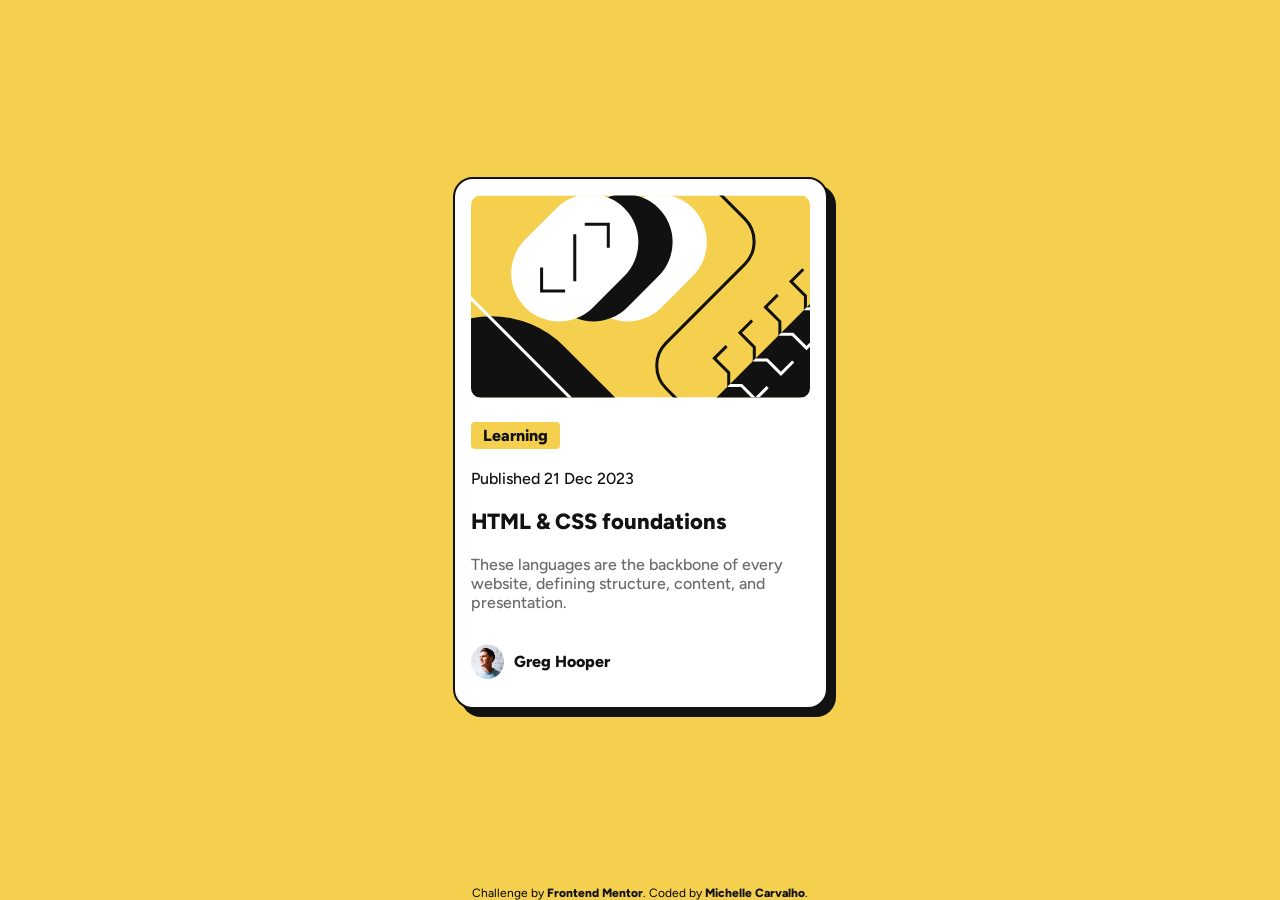
<file: blog-preview-card/index.html>
<!DOCTYPE html>
<html lang="en">
<head>
  <meta charset="UTF-8">
  <meta name="viewport" content="width=device-width, initial-scale=1.0"> <!-- displays site properly based on user's device -->

  <link rel="icon" type="image/png" sizes="32x32" href="./assets/images/favicon-32x32.png">
  <link rel="preconnect" href="https://fonts.googleapis.com">
<link rel="preconnect" href="https://fonts.gstatic.com" crossorigin>
<link href="https://fonts.googleapis.com/css2?family=Figtree:ital,wght@0,300..900;1,300..900&display=swap" rel="stylesheet">
  <link rel="stylesheet" href="style.css">
  
  <title>Frontend Mentor | Blog preview card</title>

</head>
<body>

  <main>

    <article class="card">
      <img src="./assets/images/illustration-article.svg" alt="Illustration">
      <span>Learning</span>
      <div class="time">
        <p>Published <time datetime="2023-12-21">21 Dec 2023</time></p>
      </div>
      <h1>HTML & CSS foundations</h1>
      <p>These languages are the backbone of every website, defining structure, content, and presentation.</p>
      <div class="avatar">
        <img src="./assets/images/image-avatar.webp" alt="Greg Hooper's pic"><p>Greg Hooper</p>
      </div>
    </article>

  </main>
  <footer class="attribution">
    Challenge by  <a href="https://www.frontendmentor.io?ref=challenge">Frontend Mentor</a>. 
    Coded by <a href="https://github.com/MihCarvalho82">Michelle Carvalho</a>.
  </footer>
</body>
</html>
</file>
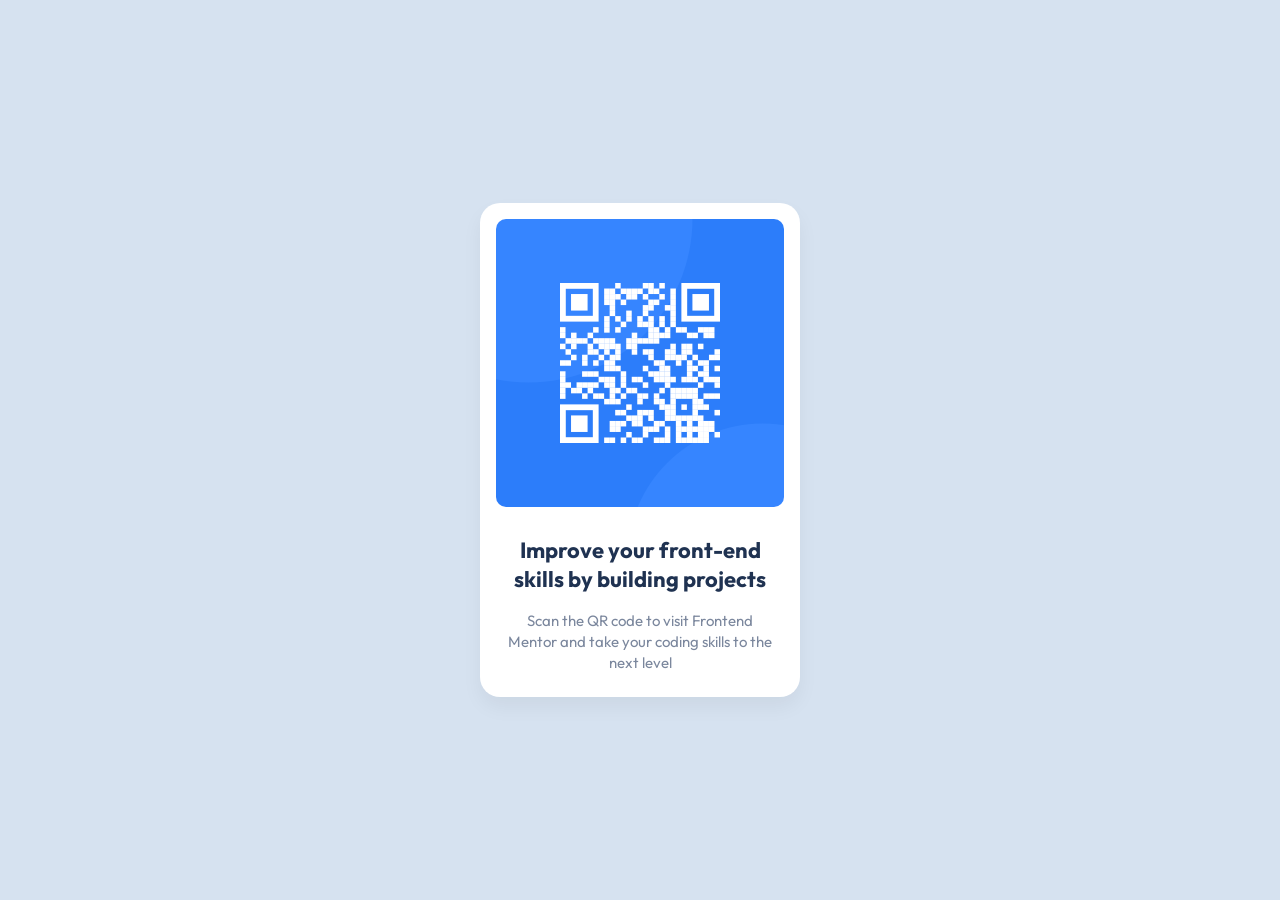
<file: qr-code-component/index.html>
<!DOCTYPE html>
<html lang="en">

<head>
  <meta charset="UTF-8">
  <meta name="viewport" content="width=device-width, initial-scale=1.0">

  <link rel="icon" type="image/png" sizes="32x32" href="./images/favicon-32x32.png">
  <link rel="stylesheet" href="style.css">

  <title>Frontend Mentor | QR code component</title>
</head>

<body>

  <main>
    <article class="card">
      <img src="./images/image-qr-code.png" alt="QR code leading to Frontend Mentor">

      <h1>Improve your front-end skills by building projects</h1>

      <p>Scan the QR code to visit Frontend Mentor and take your coding skills to the next level</p>
    </article>
  </main>
</body>

</html>
</file>
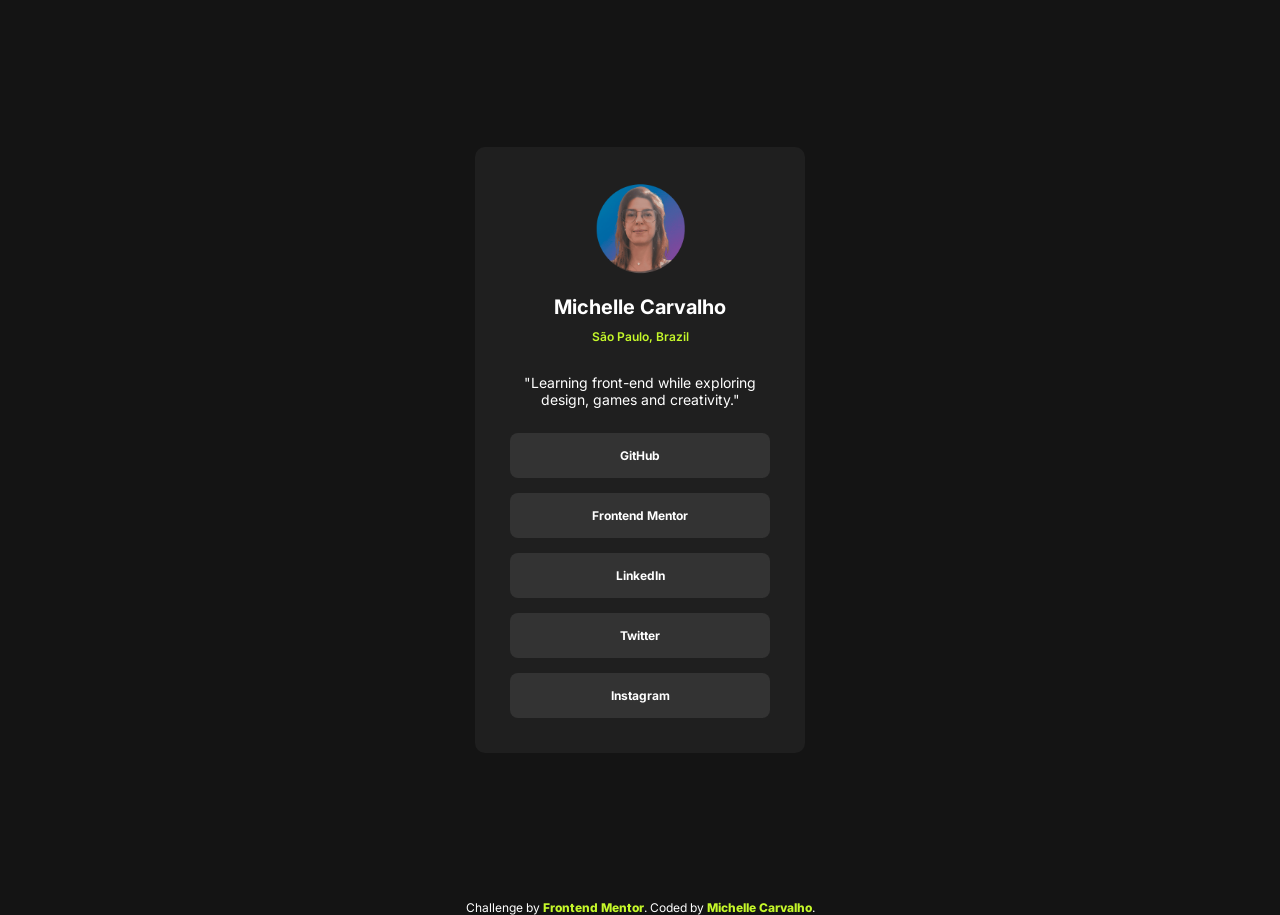
<file: social-links-profile/index.html>
<!DOCTYPE html>
<html lang="en">
<head>
  <meta charset="UTF-8">
  <meta name="viewport" content="width=device-width, initial-scale=1.0"> 

  <link rel="icon" type="image/png" sizes="32x32" href="./assets/images/favicon-32x32.png">
  <link rel="preconnect" href="https://fonts.googleapis.com">
<link rel="preconnect" href="https://fonts.gstatic.com" crossorigin>
<link href="https://fonts.googleapis.com/css2?family=Inter:ital,opsz,wght@0,14..32,100..900;1,14..32,100..900&display=swap" rel="stylesheet">
  <link rel="stylesheet" href="style.css">
  
  <title>Frontend Mentor | Social links profile</title>

</head>
<body>

 <main>

  <article class="card">
    
    <div class="profile-info">
      <img src="./assets/images/mih.png" alt="Profile picture of Michelle Carvalho" class="avatar">
        <h1>Michelle Carvalho</h1>
        <span>São Paulo, Brazil</span>
        <p>"Learning front-end while exploring design, games and creativity."</p>
    </div>
    
      <ul class="links">
        <li><a href="https://github.com/MihCarvalho82">GitHub</a></li>
        <li><a href="https://www.frontendmentor.io/profile/MihCarvalho82">Frontend Mentor</a></li>
        <li><a href="https://www.linkedin.com/in/michelle-carvalho-603b82183/">LinkedIn</a></li>
        <li><a href="#">Twitter</a></li>
        <li><a href="#">Instagram</a></li>
      </ul>
  </article>
</main>
  <footer class="attribution">
    Challenge by <a href="https://www.frontendmentor.io?ref=challenge">Frontend Mentor</a>. 
    Coded by <a href="https://github.com/MihCarvalho82">Michelle Carvalho</a>.
  </footer>
</body>
</html>
</file>
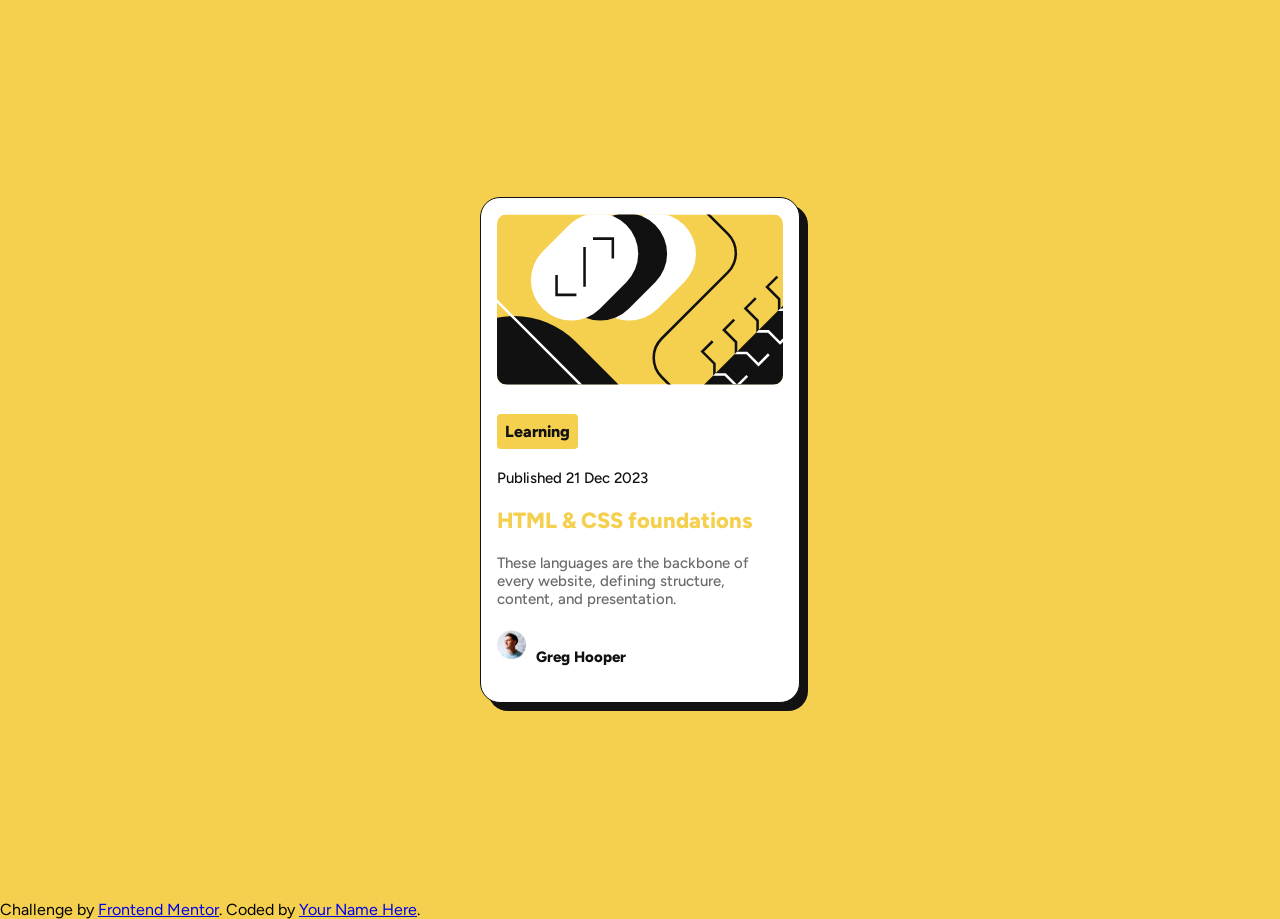
<file: blog-preview-card/blog-preview-card-main/index.html>
<!DOCTYPE html>
<html lang="en">
<head>
  <meta charset="UTF-8">
  <meta name="viewport" content="width=device-width, initial-scale=1.0"> <!-- displays site properly based on user's device -->

  <link rel="icon" type="image/png" sizes="32x32" href="./assets/images/favicon-32x32.png">
  <link rel="preconnect" href="https://fonts.googleapis.com">
<link rel="preconnect" href="https://fonts.gstatic.com" crossorigin>
<link href="https://fonts.googleapis.com/css2?family=Figtree:ital,wght@0,300..900;1,300..900&display=swap" rel="stylesheet">
  <link rel="stylesheet" href="style.css">
  
  <title>Frontend Mentor | Blog preview card</title>

</head>
<body>

  <main>

    <article class="card">
      <img src="./assets/images/illustration-article.svg" alt="Illustration">
      <span>Learning</span>
      <div class="time">
        <p>Published <time datetime="2023-12-21">21 Dec 2023</time></p>
      </div>
      <h1>HTML & CSS foundations</h1>
      <p>These languages are the backbone of every website, defining structure, content, and presentation.</p>
      <div class="avatar">
        <img src="./assets/images/image-avatar.webp" alt="Greg Hooper's pic"><p>Greg Hooper</p>
      </div>
    </article>

  </main>
  <footer class="attribution">
    Challenge by <a href="https://www.frontendmentor.io?ref=challenge">Frontend Mentor</a>. 
    Coded by <a href="#">Your Name Here</a>.
  </footer>
</body>
</html>
</file>
<file: blog-preview-card/style.css>
@charset "UTF-8";

:root {
    --yellow: hsl(47, 88%, 63%);
    --white: hsl(0, 0%, 100%);
    --gray: hsl(0, 0%, 42%);
    --darkgray: hsl(0, 0%, 7%);
}

* {
    margin: 0;
    padding: 0;
    box-sizing: border-box;
}

body {
    font-family: 'Figtree', sans-serif;
    background-color: var(--yellow); 
    min-height: 100vh;
    display: flex;
    flex-direction: column;
}

main {
    flex-grow: 1;
    display: flex;
    justify-content: center;
    align-items: center;
    padding: 20px;
}

.card {
    background-color: var(--white);
    padding: 16px;
    border-radius: 20px;
    border: 2px solid var(--darkgray);
    max-width: 375px; 
    width: 100%;
    box-shadow: 8px 8px 0px 0px var(--darkgray)
}

.card img {
    width: 100%;
    border-radius: 10px;
    
}
.avatar {
    display: flex;
    justify-content:left;
    align-items: center;
    gap: 10px;      
}

.avatar > p {
    color: var(--darkgray);
    font-weight: 800;
    
}

.avatar > img {
    width: 10%;
}

span {
    background-color: var(--yellow);
    color: var(--darkgray);
    border-radius: 4px;
    font-weight: 800;
    margin-top: 20px;
    padding: 4px 12px;
    display: inline-block;
}

.time > p {
    color: var(--darkgray);
    font-size: 16px;
    font-weight: 500;

}

h1 {
    font-size: 22px;
    font-weight: 800;
    color: var(--darkgray);
}

h1:hover {
    cursor: pointer;
    color: var(--yellow);
}

p {
    color: var(--gray);
    font-size: 16px;
    font-weight: 500;
    margin: 20px 0px 20px 0px;
}

footer {
  text-align: center;
  font-size: 12px;
}

 footer a {
    text-decoration: none; 
    color: var(--darkgray); 
    font-weight: 800;
}

footer a:visited {
    color: var(--gray); 
}

footer a:hover {
    color: var(--white); 
}


footer a:active {
    color: var(--white); 
}
</file>
<file: qr-code-component/style.css>
@charset "UTF-8";

@import url('https://fonts.googleapis.com/css2?family=Outfit:wght@100..900&display=swap');

:root {
    --white: hsl(0, 0%, 100%);
    --light-gray: hsl(212, 45%, 89%);
    --grayish-blue: hsl(220, 15%, 55%);
    --dark-blue: hsl(218, 44%, 22%);
}

* {
    margin: 0;
    padding: 0;
    box-sizing: border-box;
}

body {
    font-family: 'Outfit', sans-serif;
    background-color: var(--light-gray);
    
}

main {
    min-height: 100vh;
    display: flex;
    justify-content: center;
    align-items: center;
    padding: 20px;
}

.card {
    background-color: var(--white);
    padding: 16px;
    border-radius: 20px;
    max-width: 320px; 
    width: 100%;
    text-align: center;
    box-shadow: 0 10px 20px rgba(0, 0, 0, 0.05);  
}

.card img {
    width: 100%;
    border-radius: 10px;
    margin-bottom: 25px;
}

h1 {
    font-size: 22px;
    font-weight: 700;
    color: var(--dark-blue);
    margin-bottom: 16px;
    line-height: 1.3;
}

p {
    color: var(--grayish-blue);
    font-size: 15px;
    line-height: 1.4;
    padding: 0 8px;
    margin-bottom: 8px;
}
</file>
<file: social-links-profile/style.css>
@charset "UTF-8";

@import url('https://fonts.googleapis.com/css2?family=Inter:ital,opsz,wght@0,14..32,100..900;1,14..32,100..900&display=swap');

:root {
    --body: hsl(0, 0%, 8%);           
    --card: hsl(0, 0%, 12%);           
    --buttons: hsl(0, 0%, 20%);          
    --name: hsl(0, 0%, 100%);          
    --city: hsl(75, 94%, 57%);          
    --description: hsl(0, 0%, 100%);        
    --hover-buttons: hsl(75, 94%, 57%);
}

* {
    margin: 0;
    padding: 0;
    box-sizing: border-box;
}

body {
    font-family: 'Inter', sans-serif;
    background-color: var(--body);
}

main {
    min-height: 100vh;
    display: flex;
    justify-content: center;
    align-items: center;
 }

 .card {
    background-color: var(--card);
    border-radius: 10px;
    width: 100%;
    max-width: 330px; 
    padding: 35px;
    gap: 25px;
    display: flex;
    flex-direction: column;   
 }

h1 {
   text-align: center;
   font-size: 20px;
   font-weight: 700;
   color: var(--name);
   margin-top: 20px;
}

span {
   text-align: center;
   font-size: 12px;
   font-weight: 600;
   color: var(--city);
   margin: 10px;
   margin-bottom: 30px;
}

p {
   text-align: center;
   font-size: 14px;
   color: var(--description);
   
}

a {
   color: var(--description);
   font-size: 12px;
   text-decoration: none;
   font-weight: 700;
}

.links > li > a:hover {
   cursor: pointer;
   background-color: var(--hover-buttons);
   color: var(--body);
}


 .profile-info {
   display: flex;
   flex-direction: column;
   align-items: center;
 }

 .avatar {
    width: 95px;
 }

 .links {
    display: flex;
    gap: 15px;
    flex-direction: column;
    list-style: none;   
 }
 
 .links > li > a {
    background-color: var(--buttons);
    display: block;
    padding: 15px;
    text-align: center;
    border-radius: 8px
 }

 footer {
   font-size: 12px;
  text-align: center;
  color: var(--description);
}

 footer a {
    text-decoration: none; 
    color: var(--hover-buttons); 
    font-weight: 800;
}

footer a:hover {
    color: var(--hover-buttons); 
}


footer a:active {
    color: var(--hover-buttons); 
}
</file>
<file: blog-preview-card/blog-preview-card-main/style.css>
@charset "UTF-8";

:root {
    --yellow: hsl(47, 88%, 63%);
    --white: hsl(0, 0%, 100%);
    --gray: hsl(0, 0%, 42%);
    --darkgray: hsl(0, 0%, 7%);
}

* {
    margin: 0;
    padding: 0;
    box-sizing: border-box;
}

body {
    font-family: Figtree;
    background-color: var(--yellow); 
}

main {
    min-height: 100vh;
    display: flex;
    justify-content: center;
    align-items: center;
    padding: 20px;
}

.card {
    background-color: var(--white);
    padding: 16px;
    border-radius: 20px;
    border: 1px solid var(--darkgray);
    max-width: 320px; 
    width: 100%;
    box-shadow: 8px 8px 0px 0px var(--darkgray)
}

.card img {
    width: 100%;
    border-radius: 10px;
    margin-bottom: 25px;
}
.avatar {
    display: flex;
    justify-content:left;
    align-items: center;
    gap: 10px;      
}

.avatar > p {
    color: var(--darkgray);
    font-weight: 800;
}

.avatar > img {
    width: 10%;
}

span {
    background-color: var(--yellow);
    color: var(--darkgray);
    border-radius: 4px;
    font-weight: 800;
    padding: 8px;
    display: inline-block;
}

.time > p {
    color: var(--darkgray);
    font-size: 15px;
    font-weight: 500;

}

h1 {
    font-size: 22px;
    font-weight: 800;
    color: var(--yellow);
    
}

p {
    color: var(--gray);
    font-size: 15px;
    font-weight: 500;
    margin: 20px 0px 20px 0px;
}

footer {
    
}
</file>
